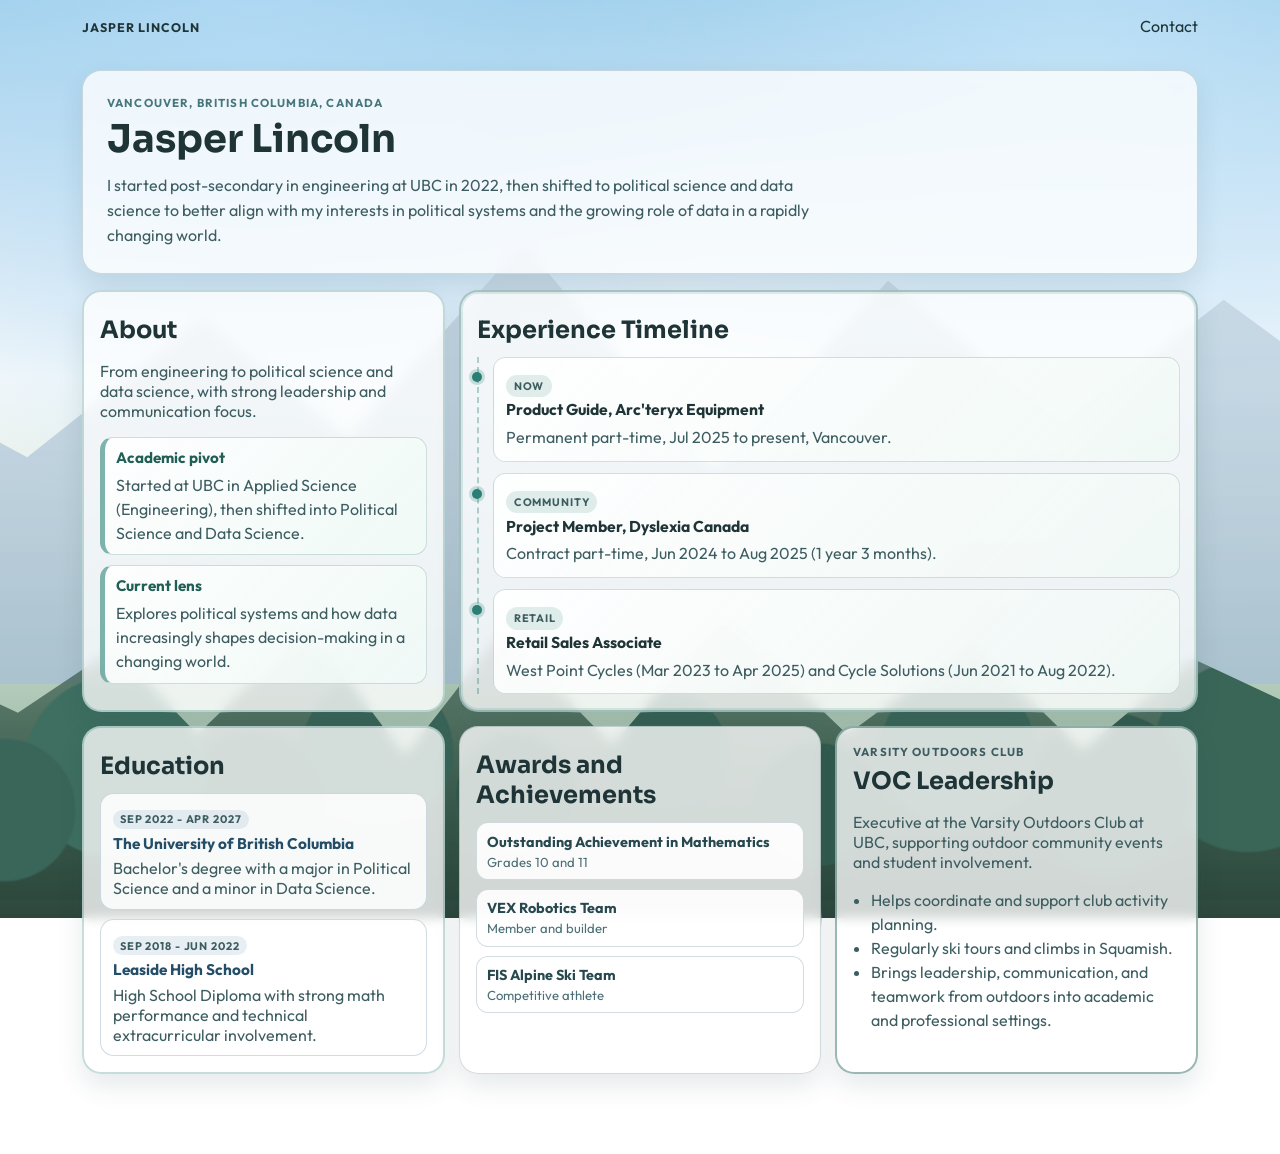
<file: index.html>
<!doctype html>
<html lang="en">
<head>
  <meta charset="utf-8" />
  <meta name="viewport" content="width=device-width,initial-scale=1" />
  <title>Jasper Lincoln | UBC Political Science and Data Science</title>
  <link rel="preconnect" href="https://fonts.googleapis.com">
  <link rel="preconnect" href="https://fonts.gstatic.com" crossorigin>
  <link href="https://fonts.googleapis.com/css2?family=Outfit:wght@400;500;600;700&family=Sora:wght@600;700&display=swap" rel="stylesheet">
  <link rel="stylesheet" href="index.css">
</head>
<body>
  <a class="skip-link" href="#profile-grid">Skip to profile grid</a>

  <header class="topbar">
    <p class="brand">Jasper Lincoln</p>
    <a class="topbar-link" href="#contact">Contact</a>
  </header>

  <main class="page">
    <section class="hero" aria-labelledby="hero-title">
      <p class="hero-kicker">Vancouver, British Columbia, Canada</p>
      <h1 id="hero-title">Jasper Lincoln</h1>
      <p class="hero-copy">I started post-secondary in engineering at UBC in 2022, then shifted to political science and data science to better align with my interests in political systems and the growing role of data in a rapidly changing world.</p>
    </section>

    <section class="bento" id="profile-grid" aria-label="Jasper Lincoln profile bento layout">
      <article class="bento-card category-card about-card">
        <h2>About</h2>
        <p>From engineering to political science and data science, with strong leadership and communication focus.</p>
        <div class="about-points">
          <article class="about-point">
            <h3>Academic pivot</h3>
            <p>Started at UBC in Applied Science (Engineering), then shifted into Political Science and Data Science.</p>
          </article>
          <article class="about-point">
            <h3>Current lens</h3>
            <p>Explores political systems and how data increasingly shapes decision-making in a changing world.</p>
          </article>
        </div>
      </article>

      <article class="bento-card spotlight-card">
        <h2>Experience Timeline</h2>
        <div class="detail-list">
          <article class="detail-item">
            <p class="role-tag">Now</p>
            <h3>Product Guide, Arc'teryx Equipment</h3>
            <p>Permanent part-time, Jul 2025 to present, Vancouver.</p>
          </article>
          <article class="detail-item">
            <p class="role-tag">Community</p>
            <h3>Project Member, Dyslexia Canada</h3>
            <p>Contract part-time, Jun 2024 to Aug 2025 (1 year 3 months).</p>
          </article>
          <article class="detail-item">
            <p class="role-tag">Retail</p>
            <h3>Retail Sales Associate</h3>
            <p>West Point Cycles (Mar 2023 to Apr 2025) and Cycle Solutions (Jun 2021 to Aug 2022).</p>
          </article>
        </div>
      </article>

      <article class="bento-card category-card education-card">
        <h2>Education</h2>
        <div class="edu-stack">
          <article class="edu-item">
            <p class="edu-time">Sep 2022 - Apr 2027</p>
            <h3>The University of British Columbia</h3>
            <p>Bachelor's degree with a major in Political Science and a minor in Data Science.</p>
          </article>
          <article class="edu-item">
            <p class="edu-time">Sep 2018 - Jun 2022</p>
            <h3>Leaside High School</h3>
            <p>High School Diploma with strong math performance and technical extracurricular involvement.</p>
          </article>
        </div>
      </article>

      <article class="bento-card achievements-card" id="about">
        <h2>Awards and Achievements</h2>
        <ul class="achievement-list">
          <li><strong>Outstanding Achievement in Mathematics</strong><span>Grades 10 and 11</span></li>
          <li><strong>VEX Robotics Team</strong><span>Member and builder</span></li>
          <li><strong>FIS Alpine Ski Team</strong><span>Competitive athlete</span></li>
        </ul>
      </article>

      <article class="bento-card cta-card voc-card" id="contact">
        <p class="eyebrow">Varsity Outdoors Club</p>
        <h2>VOC Leadership</h2>
        <p>Executive at the Varsity Outdoors Club at UBC, supporting outdoor community events and student involvement.</p>
        <ul class="mini-list">
          <li>Helps coordinate and support club activity planning.</li>
          <li>Regularly ski tours and climbs in Squamish.</li>
          <li>Brings leadership, communication, and teamwork from outdoors into academic and professional settings.</li>
        </ul>
      </article>
    </section>
  </main>

  <footer class="footer">
    <p>Jasper Lincoln 2026</p>
    <!-- <p>Political Science and Data Science at UBC</p> -->
  </footer>
</body>
</html>
</file>
<file: index.css>
:root {
  --ink: #1f3437;
  --ink-soft: #3d5d61;
  --card: rgba(255, 255, 255, 0.86);
  --card-border: rgba(35, 79, 87, 0.2);
  --accent: #2a7e74;
  --accent-soft: #d9f1ee;
  --ring: #2a7e74;
}

* {
  box-sizing: border-box;
}

html,
body {
  margin: 0;
  min-height: 100%;
}

body {
  font-family: 'Outfit', 'Segoe UI', sans-serif;
  color: var(--ink);
  background:
    radial-gradient(circle at 20% 8%, rgba(183, 221, 247, 0.72) 0%, rgba(183, 221, 247, 0) 36%),
    radial-gradient(circle at 84% 10%, rgba(203, 233, 252, 0.64) 0%, rgba(203, 233, 252, 0) 42%),
    linear-gradient(180deg, #9ccdea 0%, #d9e9f5 28%, #f5f9fb 42%, #e5efe6 56%, #b7cfbe 74%, #7ea08a 100%);
  background-attachment: fixed;
}

body::before,
body::after {
  content: '';
  position: fixed;
  inset: 0;
  pointer-events: none;
  z-index: -1;
}

body::before {
  inset: 6% -7% 24% -7%;
  background:
    linear-gradient(180deg, rgba(211, 226, 236, 0.9) 0%, rgba(168, 192, 209, 0.96) 100%);
  clip-path: polygon(0 100%, 0 54%, 8% 64%, 20% 42%, 30% 61%, 42% 30%, 55% 66%, 67% 36%, 79% 59%, 90% 39%, 100% 56%, 100% 100%);
  opacity: 0.9;
}

body::after {
  inset: 42% -4% -2% -4%;
  background:
    radial-gradient(circle at 4% 80%, #3a665a 0 5%, transparent 5.2%),
    radial-gradient(circle at 12% 72%, #3e6f60 0 7%, transparent 7.2%),
    radial-gradient(circle at 22% 79%, #365f53 0 6%, transparent 6.2%),
    radial-gradient(circle at 31% 69%, #3a6558 0 7.3%, transparent 7.5%),
    radial-gradient(circle at 41% 77%, #33584d 0 6.4%, transparent 6.6%),
    radial-gradient(circle at 52% 69%, #376254 0 7.2%, transparent 7.4%),
    radial-gradient(circle at 63% 79%, #335b4e 0 6.2%, transparent 6.4%),
    radial-gradient(circle at 73% 69%, #3b6659 0 7.1%, transparent 7.3%),
    radial-gradient(circle at 84% 77%, #355d50 0 6.5%, transparent 6.7%),
    radial-gradient(circle at 94% 70%, #3a6658 0 7%, transparent 7.2%),
    linear-gradient(180deg, rgba(90, 128, 105, 0.12) 0%, rgba(50, 83, 69, 0.92) 80%, rgba(41, 67, 56, 0.98) 100%);
  clip-path: polygon(0 100%, 0 56%, 5% 62%, 12% 50%, 18% 66%, 26% 46%, 33% 70%, 40% 47%, 48% 68%, 56% 44%, 65% 66%, 74% 49%, 82% 69%, 90% 52%, 100% 64%, 100% 100%);
}

.skip-link {
  position: absolute;
  left: 0.75rem;
  top: -4rem;
  z-index: 90;
  text-decoration: none;
  background: #18454a;
  color: #fff;
  padding: 0.58rem 0.9rem;
  border-radius: 0.65rem;
}

.skip-link:focus-visible {
  top: 0.75rem;
}

.topbar,
.page,
.footer {
  max-width: 1180px;
  margin: 0 auto;
  position: relative;
  z-index: 2;
}

.topbar {
  padding: 1rem clamp(1rem, 4vw, 2rem) 0;
  display: flex;
  align-items: center;
  justify-content: space-between;
}

.brand {
  margin: 0;
  text-transform: uppercase;
  letter-spacing: 0.08em;
  font-size: 0.78rem;
  font-weight: 700;
}

.topbar-link {
  text-decoration: none;
  color: var(--ink);
  border-bottom: 2px solid transparent;
}

.topbar-link:hover,
.topbar-link:focus-visible {
  border-color: var(--accent);
}

.page {
  padding: clamp(1rem, 3vw, 2rem);
}

.hero,
.bento-card {
  border: 1px solid var(--card-border);
  border-radius: 1.2rem;
  background: rgba(255, 255, 255, 0.78);
  box-shadow: 0 12px 26px rgba(31, 68, 76, 0.11);
  backdrop-filter: blur(6px);
}

.hero {
  padding: clamp(1rem, 2vw, 1.5rem);
  margin-bottom: 1rem;
}

.hero-kicker,
.eyebrow {
  margin: 0;
  text-transform: uppercase;
  letter-spacing: 0.1em;
  font-size: 0.72rem;
  color: #47767b;
  font-weight: 700;
}

.hero h1,
.bento-card h2 {
  margin: 0.48rem 0 0;
  font-family: 'Sora', sans-serif;
}

.hero h1 {
  font-size: clamp(1.6rem, 3vw, 2.45rem);
  line-height: 1.1;
  max-width: 23ch;
}

.hero-copy,
.bento-card p,
.mini-list {
  color: var(--ink-soft);
}

.hero-copy {
  margin: 0.8rem 0 0;
  max-width: 66ch;
  line-height: 1.58;
}

.hero-note {
  margin: 0.9rem 0 0;
  font-size: 0.88rem;
  color: #2f645f;
  font-weight: 600;
}

.bento {
  display: grid;
  grid-template-columns: repeat(12, minmax(0, 1fr));
  gap: 0.85rem;
}

.bento-card {
  padding: 1rem;
  position: relative;
  overflow: hidden;
}

.category-card {
  grid-column: span 4;
  border-width: 2px;
  border-color: rgba(42, 126, 116, 0.26);
}

.category-card:hover,
.category-card:focus-visible {
  border-color: rgba(42, 126, 116, 0.46);
  background: #f5fcfa;
  box-shadow: 0 14px 24px rgba(27, 87, 82, 0.16);
}

.about-card {
  background: rgba(255, 255, 255, 0.78);
}

.about-points {
  margin-top: 0.72rem;
  display: grid;
  gap: 0.62rem;
}

.about-point {
  border: 1px solid rgba(47, 110, 103, 0.22);
  border-left: 5px solid rgba(41, 126, 116, 0.58);
  border-radius: 0.8rem;
  padding: 0.62rem 0.7rem;
  background: linear-gradient(135deg, rgba(255, 255, 255, 0.9), rgba(239, 250, 246, 0.85));
}

.about-point h3 {
  margin: 0;
  font-size: 0.95rem;
  color: #215e56;
}

.about-point p {
  margin: 0.34rem 0 0;
  line-height: 1.5;
}

.spotlight-card {
  grid-column: span 8;
  border-width: 2px;
  border-color: rgba(36, 106, 98, 0.38);
  box-shadow: 0 0 0 2px rgba(42, 126, 116, 0.14) inset, 0 12px 26px rgba(31, 68, 76, 0.11);
  background: rgba(255, 255, 255, 0.78);
}

.education-card {
  background: rgba(255, 255, 255, 0.78);
}

.edu-stack {
  margin-top: 0.72rem;
  display: grid;
  gap: 0.62rem;
}

.edu-item {
  border: 1px solid rgba(69, 111, 140, 0.25);
  border-radius: 0.84rem;
  padding: 0.64rem 0.72rem;
  background: rgba(255, 255, 255, 0.86);
}

.edu-time {
  margin: 0;
  display: inline-block;
  font-size: 0.69rem;
  text-transform: uppercase;
  letter-spacing: 0.08em;
  color: #315f7f;
  font-weight: 700;
  background: rgba(91, 142, 177, 0.14);
  padding: 0.16rem 0.46rem;
  border-radius: 999px;
}

.edu-item h3 {
  margin: 0.32rem 0 0;
  font-size: 0.96rem;
  color: #244d67;
}

.edu-item p {
  margin: 0.34rem 0 0;
}

.edu-subtitle {
  margin: 0.72rem 0 0;
  font-size: 0.82rem;
  font-weight: 700;
  text-transform: uppercase;
  letter-spacing: 0.08em;
  color: #2f617f;
}

.compact-list {
  margin-top: 0.42rem;
}

.cta-card {
  grid-column: span 4;
}

.bento-card:not(.spotlight-card):not(.cta-card) {
  grid-column: span 4;
}

.detail-list {
  margin-top: 0.72rem;
  display: grid;
  gap: 0.72rem;
  padding-left: 0.9rem;
  border-left: 2px dashed rgba(42, 126, 116, 0.34);
}

.detail-item {
  border: 1px solid rgba(49, 95, 102, 0.2);
  border-radius: 0.78rem;
  padding: 0.72rem 0.78rem;
  background: linear-gradient(135deg, rgba(255, 255, 255, 0.94), rgba(240, 249, 245, 0.8));
  position: relative;
}

.detail-item::before {
  content: '';
  position: absolute;
  left: -1.37rem;
  top: 0.92rem;
  width: 0.62rem;
  height: 0.62rem;
  border-radius: 999px;
  background: #2a7e74;
  box-shadow: 0 0 0 3px rgba(42, 126, 116, 0.22);
}

.detail-item h3 {
  margin: 0.16rem 0 0;
  font-size: 0.98rem;
}

.detail-item p {
  margin: 0.35rem 0 0;
  line-height: 1.5;
}

.role-tag {
  margin: 0;
  display: inline-block;
  font-size: 0.68rem;
  letter-spacing: 0.08em;
  text-transform: uppercase;
  font-weight: 700;
  color: #1f675f;
  background: rgba(42, 126, 116, 0.14);
  border-radius: 999px;
  padding: 0.18rem 0.46rem;
}
.voc-card {
  border-width: 2px;
  border-color: rgba(38, 98, 85, 0.46);
  background: rgba(255, 255, 255, 0.78);
}

.voc-card h2 {
  color: var(--ink);
}

.skills-card {
  background: rgba(255, 255, 255, 0.78);
}

.achievements-card {
  background: rgba(255, 255, 255, 0.78);
  border-color: var(--card-border);
}

.achievements-card h2 {
  color: var(--ink);
}

.achievement-list {
  margin: 0.74rem 0 0;
  padding: 0;
  list-style: none;
  display: grid;
  gap: 0.56rem;
}

.achievement-list li {
  border: 1px solid rgba(71, 109, 122, 0.24);
  border-radius: 0.76rem;
  padding: 0.58rem 0.66rem;
  background: rgba(255, 255, 255, 0.9);
}

.achievement-list strong {
  display: block;
  font-size: 0.9rem;
  color: #27484e;
}

.achievement-list span {
  margin-top: 0.2rem;
  display: block;
  font-size: 0.82rem;
  color: #4b6f76;
}

.skills-grid {
  margin-top: 0.78rem;
  display: grid;
  gap: 0.56rem;
}

.skill-item {
  border: 1px solid rgba(71, 109, 122, 0.24);
  border-radius: 0.76rem;
  padding: 0.54rem 0.66rem;
  background: rgba(255, 255, 255, 0.9);
}

.skill-item h3 {
  margin: 0;
  font-size: 0.9rem;
  color: #27484e;
}

.skill-item p {
  margin: 0.28rem 0 0;
  font-size: 0.82rem;
  line-height: 1.45;
  color: #4b6f76;
}

.mini-list {
  margin: 0.65rem 0 0;
  padding-left: 1.15rem;
  line-height: 1.5;
}

.cta-card a {
  display: inline-block;
  margin-top: 0.8rem;
  text-decoration: none;
  background: linear-gradient(140deg, #2a7e74, #225b67);
  color: #fff;
  border-radius: 999px;
  padding: 0.58rem 0.94rem;
  font-weight: 600;
}

.footer {
  padding: 0.35rem clamp(1rem, 4vw, 2rem) 1.4rem;
  color: #48666a;
  display: flex;
  justify-content: space-between;
  flex-wrap: wrap;
  gap: 0.75rem;
}

.footer p {
  color: #fff;
  margin: 0;
}

:focus-visible {
  outline: 3px solid var(--ring);
  outline-offset: 2px;
}

@media (max-width: 1020px) {
  .spotlight-card,
  .category-card,
  .cta-card,
  .bento-card:not(.spotlight-card):not(.cta-card) {
    grid-column: span 6;
  }
}

@media (max-width: 700px) {
  .hero h1 {
    max-width: none;
  }

  .spotlight-card,
  .category-card,
  .cta-card,
  .bento-card:not(.spotlight-card):not(.cta-card) {
    grid-column: span 12;
  }
}
</file>
